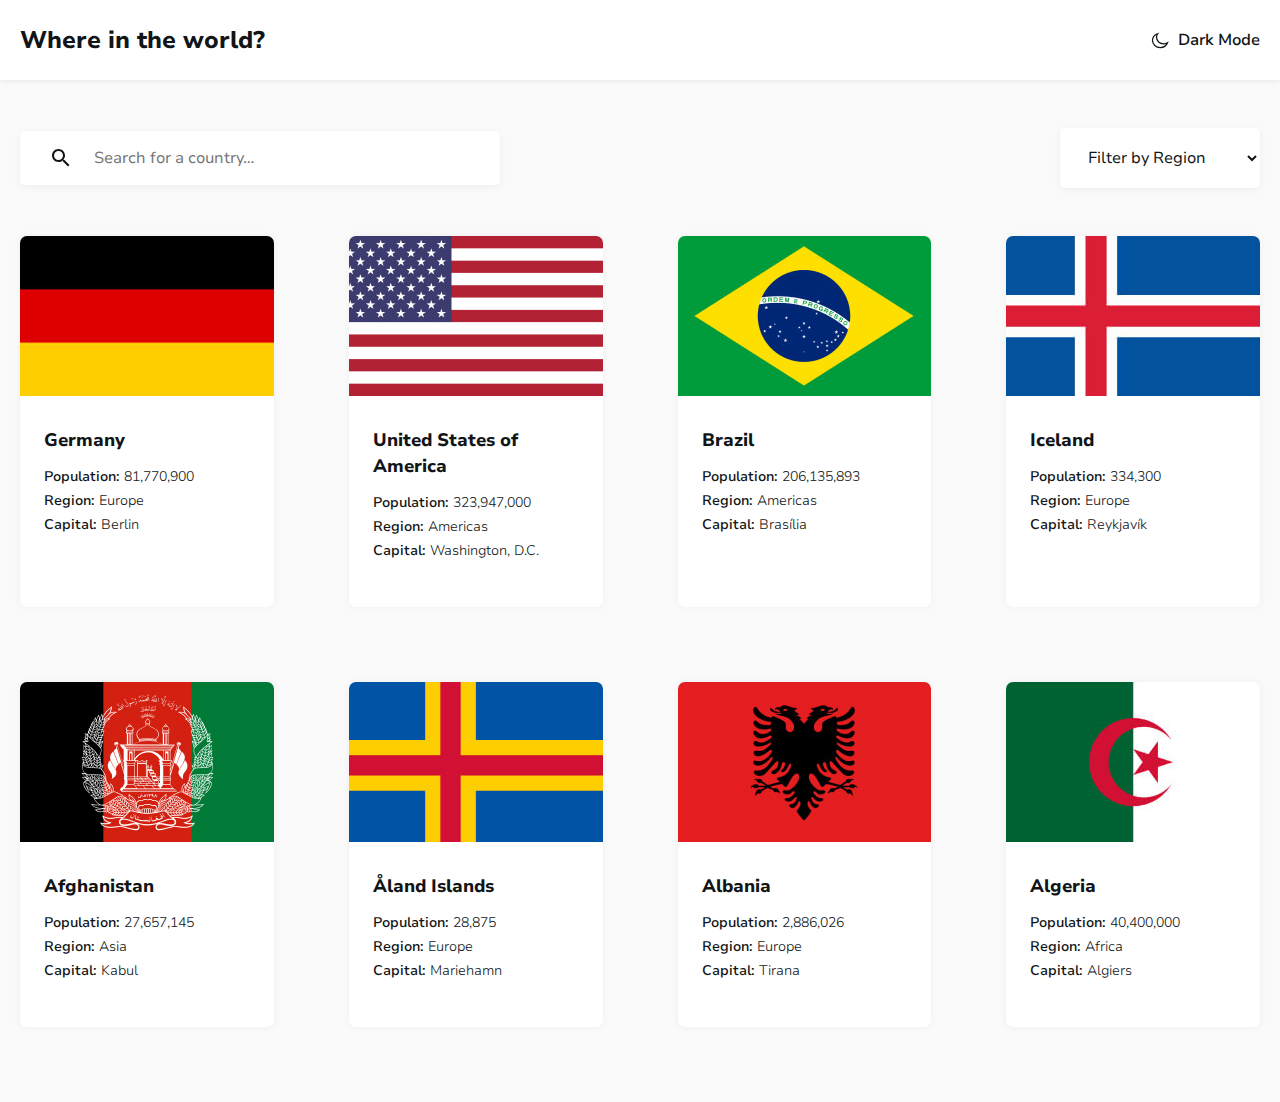
<file: index.html>
<!DOCTYPE html>
<html lang="en">
  <head>
    <meta charset="UTF-8">
    <meta name="viewport" content="width=device-width, initial-scale=1.0">
    <title>Countries</title>

    <!-- Stylesheets -->
    <!-- <link rel="stylesheet" href="css/normalize.css">
    <link rel="stylesheet" href="css/style.css"> -->
    <link rel="stylesheet" href="css/styles.min.css">
  </head>
  <body>
    <!-- SITE-HEADER -->
    <header class="site-header">
      <div class="site-header-container container">
        <a class="site-header-logo" href="index.html">Where in the world?</a>

        <button class="site-header-toggler" type="button">
          <span class="site-header-toggler-inner">
            <svg
              class="site-header-toggler-icon"
              xmlns="http://www.w3.org/2000/svg"
              width="20"
              height="20">
              <path
                fill="#fff"
                fill-rule="evenodd"
                stroke="currentColor"
                stroke-width="1.25"
                d="M13.553 13.815c-3.884 0-7.034-2.887-7.034-6.447 0-1.343.448-2.586 1.212-3.618-3.04.945-5.231 3.581-5.231 6.688 0 3.9 3.45 7.062 7.704 7.062 3.389 0 6.266-2.007 7.296-4.796a7.458 7.458 0 0 1-3.947 1.111Z"
                clip-rule="evenodd">
            </svg>

            <span class="site-header-toggler-text">Dark Mode</span>
          </span>
        </button>
      </div>
    </header>

    <!-- MAIN  -->
    <main class="main-content">
      <div class="container">
        <section>
          <!-- <h2>Filterlar</h2> -->
          <form class="filters"
            action="https://echo.htmlacademy.ru"
            method="GET">

            <div class="filters-search-wrapper">
              <svg class="filter-search-icon" xmlns="http://www.w3.org/2000/svg" width="18" height="18"><path fill="currentColor" fill-rule="evenodd" d="M12.5 11h-.8l-.3-.3c1-1.1 1.6-2.6 1.6-4.2C13 2.9 10.1 0 6.5 0S0 2.9 0 6.5 2.9 13 6.5 13c1.6 0 3.1-.6 4.2-1.6l.3.3v.8l5 5 1.5-1.5-5-5Zm-6 0C4 11 2 9 2 6.5S4 2 6.5 2 11 4 11 6.5 9 11 6.5 11Z" clip-rule="evenodd"/></svg>

            <input class="filters-search"
              type="search"
              name="search"
              placeholder="Search for a country…"
              aria-label="Country name"
              required>
            </div>

            <select class="filters-region" name="region" aria-label="Regions">
              <option selected disabled>Filter by Region</option>
              <option>Africa</option>
              <option>America</option>
              <option>Asia</option>
              <option>Europe</option>
              <option>Oceania</option>
            </select>
          </form>
        </section>

        <!-- INDEX COUNTRIES -->
        <section class="index-countries">
          <!-- <h2>Countries</h2> -->
          <ul class="index-countries-list">
            <li class="index-countries-item">
              <div class="index-country">
                <img
                  class="index-country-flag"
                  src="img/flag-germany.jpg"
                  alt="Germany flag"
                  width="264"
                  height="160"
                  srcset="img/flag-germany.jpg 1x, img/flag-germany@2x.jpg 2x">
                <div class="index-country-info">
                  <h3>
                    <a href="country.html"> Germany </a>
                  </h3>
                  <dl class="index-country-details">
                    <div class="index-country-details-item">
                      <dt>Population:</dt>
                      <dd>81,770,900</dd>
                    </div>
                    <div class="index-country-details-item">
                      <dt>Region:</dt>
                      <dd>Europe</dd>
                    </div>
                    <div class="index-country-details-item">
                      <dt>Capital:</dt>
                      <dd>Berlin</dd>
                    </div>
                  </dl>
                </div>
              </div>
            </li>

            <li class="index-countries-item">
              <div class="index-country">
                <img
                  class="index-country-flag"
                  src="img/flag-usa.jpg"
                  alt="USA flag"
                  width="264"
                  height="160"
                  srcset="img/flag-usa.jpg 1x, img/flag-usa@2x.jpg 2x">
                <div class="index-country-info">
                  <h3>
                    <a href="country.html"> United States of America </a>
                  </h3>
                  <dl class="index-country-details">
                    <div class="index-country-details-item">
                      <dt>Population:</dt>
                      <dd>323,947,000</dd>
                    </div>
                    <div class="index-country-details-item">
                      <dt>Region:</dt>
                      <dd>Americas</dd>
                    </div>
                    <div class="index-country-details-item">
                      <dt>Capital:</dt>
                      <dd>Washington, D.C.</dd>
                    </div>
                  </dl>
                </div>
              </div>
            </li>

            <li class="index-countries-item">
              <div class="index-country">
                <img
                  class="index-country-flag"
                  src="img/flag-brazil.jpg"
                  alt="Brazil flag"
                  width="264"
                  height="160"
                  srcset="img/flag-brazil.jpg 1x, img/flag-brazil@2x.jpg 2x">
                <div class="index-country-info">
                  <h3>
                    <a href="country.html"> Brazil </a>
                  </h3>
                  <dl class="index-country-details">
                    <div class="index-country-details-item">
                      <dt>Population:</dt>
                      <dd>206,135,893</dd>
                    </div>
                    <div class="index-country-details-item">
                      <dt>Region:</dt>
                      <dd>Americas</dd>
                    </div>
                    <div class="index-country-details-item">
                      <dt>Capital:</dt>
                      <dd>Brasília</dd>
                    </div>
                  </dl>
                </div>
              </div>
            </li>

            <li class="index-countries-item">
              <div class="index-country">
                <img
                  class="index-country-flag"
                  src="img/flag-iceland.jpg"
                  alt="Iceland flag"
                  width="264"
                  height="160"
                  srcset="img/flag-iceland.jpg 1x, img/flag-iceland@2x.jpg 2x">
                <div class="index-country-info">
                  <h3>
                    <a href="country.html"> Iceland </a>
                  </h3>
                  <dl class="index-country-details">
                    <div class="index-country-details-item">
                      <dt>Population:</dt>
                      <dd>334,300</dd>
                    </div>
                    <div class="index-country-details-item">
                      <dt>Region:</dt>
                      <dd>Europe</dd>
                    </div>
                    <div class="index-country-details-item">
                      <dt>Capital:</dt>
                      <dd>Reykjavík</dd>
                    </div>
                  </dl>
                </div>
              </div>
            </li>

            <li class="index-countries-item">
              <div class="index-country">
                <img
                  class="index-country-flag"
                  src="img/flag-afghanistan.jpg"
                  alt="Afghanistan flag"
                  width="264"
                  height="160"
                  srcset="
                    img/flag-afghanistan.jpg 1x, img/flag-afghanistan@2x.jpg 2x">
                <div class="index-country-info">
                  <h3>
                    <a href="country.html"> Afghanistan </a>
                  </h3>
                  <dl class="index-country-details">
                    <div class="index-country-details-item">
                      <dt>Population:</dt>
                      <dd>27,657,145</dd>
                    </div>
                    <div class="index-country-details-item">
                      <dt>Region:</dt>
                      <dd>Asia</dd>
                    </div>
                    <div class="index-country-details-item">
                      <dt>Capital:</dt>
                      <dd>Kabul</dd>
                    </div>
                  </dl>
                </div>
              </div>
            </li>

            <li class="index-countries-item">
              <div class="index-country">
                <img
                  class="index-country-flag"
                  src="img/flag-aland.jpg"
                  alt="Aland flag"
                  width="264"
                  height="160"
                  srcset="img/flag-aland.jpg 1x, img/flag-aland@2x.jpg 2x">
                <div class="index-country-info">
                  <h3>
                    <a href="country.html"> Åland Islands </a>
                  </h3>
                  <dl class="index-country-details">
                    <div class="index-country-details-item">
                      <dt>Population:</dt>
                      <dd>28,875</dd>
                    </div>
                    <div class="index-country-details-item">
                      <dt>Region:</dt>
                      <dd>Europe</dd>
                    </div>
                    <div class="index-country-details-item">
                      <dt>Capital:</dt>
                      <dd>Mariehamn</dd>
                    </div>
                  </dl>
                </div>
              </div>
            </li>

            <li class="index-countries-item">
              <div class="index-country">
                <img
                  class="index-country-flag"
                  src="img/flag-albania.jpg"
                  alt="Albania flag"
                  width="264"
                  height="160"
                  srcset="img/flag-albania.jpg 1x, img/flag-albania@2x.jpg 2x">
                <div class="index-country-info">
                  <h3>
                    <a href="country.html"> Albania </a>
                  </h3>
                  <dl class="index-country-details">
                    <div class="index-country-details-item">
                      <dt>Population:</dt>
                      <dd>2,886,026</dd>
                    </div>
                    <div class="index-country-details-item">
                      <dt>Region:</dt>
                      <dd>Europe</dd>
                    </div>
                    <div class="index-country-details-item">
                      <dt>Capital:</dt>
                      <dd>Tirana</dd>
                    </div>
                  </dl>
                </div>
              </div>
            </li>

            <li class="index-countries-item">
              <div class="index-country">
                <img
                  class="index-country-flag"
                  src="img/flag-algeria.jpg"
                  alt="Algeria flag"
                  width="264"
                  height="160"
                  srcset="img/flag-algeria.jpg 1x, img/flag-algeria@2x.jpg 2x">
                <div class="index-country-info">
                  <h3>
                    <a href="country.html"> Algeria </a>
                  </h3>
                  <dl class="index-country-details">
                    <div class="index-country-details-item">
                      <dt>Population:</dt>
                      <dd>40,400,000</dd>
                    </div>
                    <div class="index-country-details-item">
                      <dt>Region:</dt>
                      <dd>Africa</dd>
                    </div>
                    <div class="index-country-details-item">
                      <dt>Capital:</dt>
                      <dd>Algiers</dd>
                    </div>
                  </dl>
                </div>
              </div>
            </li>
          </ul>
        </section>
      </div>
    </main>

    <!-- INDEX COUNTRIES -->

    <script src="js/main.js"></script>
  </body>
</html>
</file>
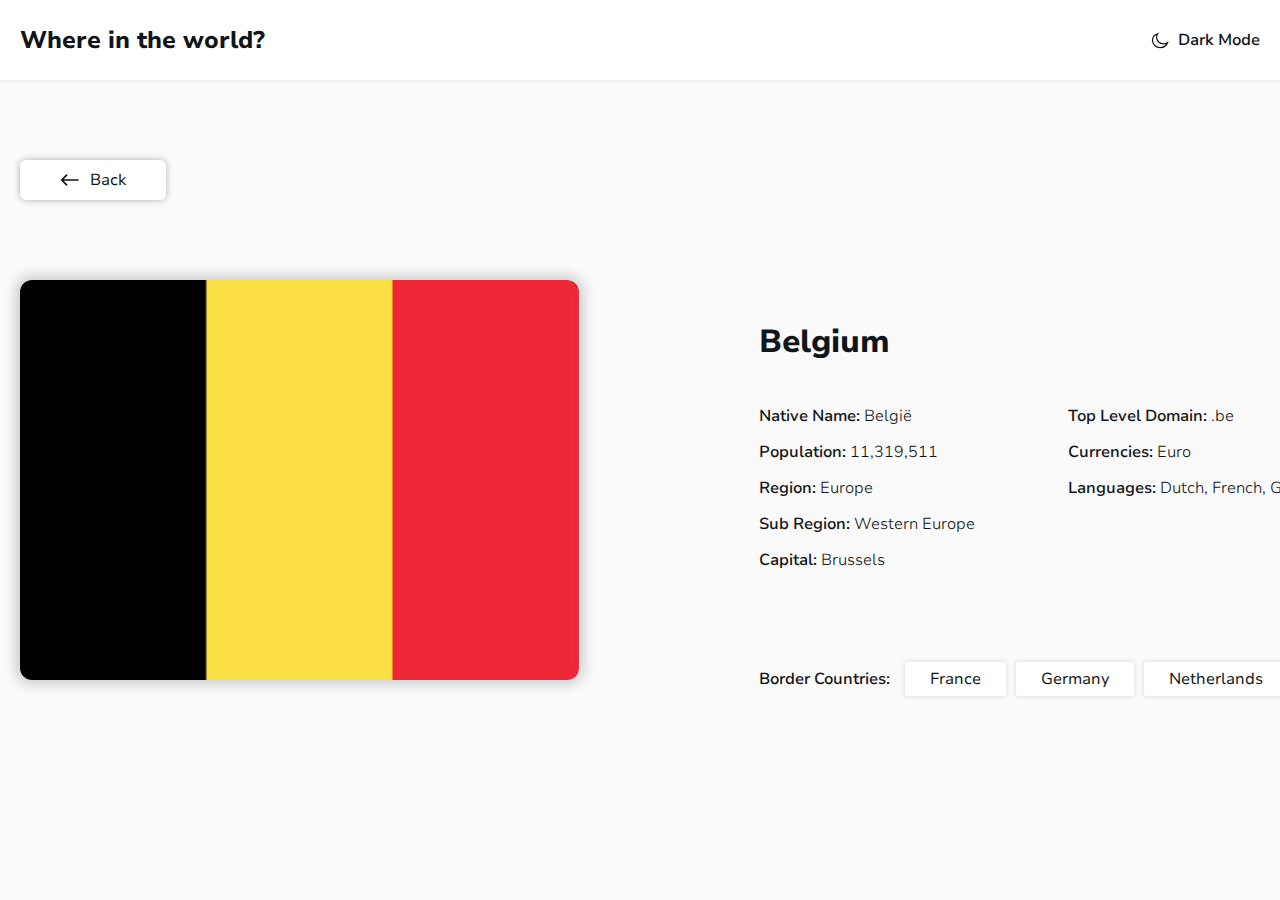
<file: country.html>
<!DOCTYPE html>
<html lang="en">
  <head>
    <meta charset="UTF-8">
    <meta name="viewport" content="width=device-width, initial-scale=1.0">
    <title>Countries</title>

    <!-- Stylesheets -->
    <!-- <link rel="stylesheet" href="css/normalize.css">
    <link rel="stylesheet" href="css/style.css"> -->
    <link rel="stylesheet" href="css/styles.min.css">
  </head>
  <body>
    <!-- SITE-HEADER -->
    <header class="site-header">
      <div class="site-header-container container">
        <a class="site-header-logo" href="index.html">Where in the world?</a>

        <button class="site-header-toggler" type="button">
          <span class="site-header-toggler-inner">
            <svg
              class="site-header-toggler-icon"
              xmlns="http://www.w3.org/2000/svg"
              width="20"
              height="20"
            >
              <path
                fill="#fff"
                fill-rule="evenodd"
                stroke="currentColor"
                stroke-width="1.25"
                d="M13.553 13.815c-3.884 0-7.034-2.887-7.034-6.447 0-1.343.448-2.586 1.212-3.618-3.04.945-5.231 3.581-5.231 6.688 0 3.9 3.45 7.062 7.704 7.062 3.389 0 6.266-2.007 7.296-4.796a7.458 7.458 0 0 1-3.947 1.111Z"
                clip-rule="evenodd"
              />
            </svg>

            <span class="site-header-toggler-text">Dark Mode</span>
          </span>
        </button>
      </div>
    </header>

    <!-- MAIN CONTENT -->
    <main class="main-content main-content-inner country-page">
      <div class="container">

        <div class="country-page-back-wrapper">
            <a class="country-page-back-link" href="index.html">
              <svg class="country-page-back-icon" xmlns="http://www.w3.org/2000/svg" width="20" height="20"><path fill="currentColor" fill-rule="evenodd" d="m6.464 4.107 1.179 1.179-3.89 3.889h14.85v1.65H3.753l3.89 3.889-1.179 1.179L.572 10l5.892-5.893Z" clip-rule="evenodd"/></svg>
              <span class="country-page-back-text">Back</span>
            </a>
        </div>

        <!-- COUNTRY PAGE FLAG INFO -->
        <div class="country-page-flag-info">
          <img class="country-page-flag" src="img/flag-belgium-big.jpg"
          alt="belgium flag"
          width="560"
          height="400"
          srcset="img/flag-belgium-big.jpg 1x, img/flag-belgium-big@2x.jpg 2x">

          <div class="country-page-info">
            <h1>Belgium</h1>
            <div class="country-page-dls-wrapper">

              <dl class="country-page-details">
                <div class="country-page-details-item">
                  <dt class="country-page-details-title">Native Name:</dt>
                  <dd class="country-page-details-value">België</dd>
                </div>

                <div class="country-page-details-item">
                  <dt class="country-page-details-title">Population:</dt>
                  <dd class="country-page-details-value">11,319,511</dd>
                </div>

                <div class="country-page-details-item">
                  <dt class="country-page-details-title">Region:</dt>
                  <dd class="country-page-details-value">Europe</dd>
                </div>

                <div class="country-page-details-item">
                  <dt class="country-page-details-title">Sub Region:</dt>
                  <dd class="country-page-details-value">Western Europe</dd>
                </div>

                <div class="country-page-details-item">
                  <dt class="country-page-details-title">Capital:</dt>
                  <dd class="country-page-details-value">Brussels</dd>
                </div>
              </dl>


              <dl class="country-page-details">
                <div class="country-page-details-item">
                  <dt class="country-page-details-title">Top Level Domain:</dt>
                  <dd class="country-page-details-value">.be</dd>
                </div>

                <div class="country-page-details-item">
                  <dt class="country-page-details-title">Currencies:</dt>
                  <dd class="country-page-details-value">Euro</dd>
                </div>

                <div class="country-page-details-item">
                  <dt class="country-page-details-title">Languages:</dt>
                  <dd class="country-page-details-value">Dutch, French, German</dd>
                </div>
              </dl>
            </div>

            <section class="country-page-border-countries">
              <h2>Border Countries:</h2>
              <div class="country-page-border-countries-list">
                <a href="country.html">France </a>
                <a href="country.html">Germany </a>
                <a href="country.html">Netherlands </a>
              </div>
            </section>

          </div>
        </div>

      </div>
    </main>

    <!-- INDEX COUNTRIES -->

    <script src="js/main.js"></script>
  </body>
</html>
</file>
<file: css/style.css>
:root {
  --bg-body: #fafafa;
  --bg-element: #fff;
  --text-color: #111517;
}

/* FONTS */
@font-face {
  font-family: "Nunito Sans 10pt";
  src: url("../fonts/NunitoSans10pt-ExtraBold.woff2") format("woff2"),
    url("../fonts/NunitoSans10pt-ExtraBold.woff") format("woff");
  font-weight: bold;
  font-style: normal;
  font-display: swap;
}

@font-face {
  font-family: "Nunito Sans 10pt";
  src: url("../fonts/NunitoSans10pt-Regular.woff2") format("woff2"),
    url("../fonts/NunitoSans10pt-Regular.woff") format("woff");
  font-weight: normal;
  font-style: normal;
  font-display: swap;
}

@font-face {
  font-family: "Nunito Sans 10pt";
  src: url("../fonts/NunitoSans10pt-Light.woff2") format("woff2"),
    url("../fonts/NunitoSans10pt-Light.woff") format("woff");
  font-weight: 300;
  font-style: normal;
  font-display: swap;
}

@font-face {
  font-family: "Nunito Sans 10pt";
  src: url("../fonts/NunitoSans10pt-SemiBold.woff2") format("woff2"),
    url("../fonts/NunitoSans10pt-SemiBold.woff") format("woff");
  font-weight: 600;
  font-style: normal;
  font-display: swap;
}

/* GLOBAL */
html {
  box-sizing: border-box;
  height: 100%;
  scroll-behavior: smooth;
}

*,
*::before,
*::after {
  box-sizing: inherit;
}

body {
  display: flex;
  flex-direction: column;
  height: 100%;
  padding: 0;
  margin: 0;
  font-family: "Nunito Sans 10pt", "Arial", sans-serif;
  font-size: 16px;
  line-height: 1.5;
  background-color: var(--bg-body);
  color: var(--text-color);
  transition: background-color 0.4s ease, color 0.4s ease;
}

img {
  max-width: 100%;
  height: auto;
}

a {
  text-decoration: none;
}

/* DARK MODE */
.dark-mode {
  --bg-body: #202c36;
  --bg-element: #2b3844;
  --text-color: #fff;
}

/* CONTAINER */
.container {
  width: 100%;
  max-width: 1320px;
  padding-left: 20px;
  padding-right: 20px;
  margin-left: auto;
  margin-right: auto;
}

/* MAIN-CONTENT */
.main-content {
  flex-grow: 1;
  padding-top: 48px;
  padding-bottom: 48px;
}

.main-content-inner {
  padding-top: 80px;
}

/* SITE-HEADER */
.site-header {
  padding-top: 24px;
  padding-bottom: 24px;
  background-color: var(--bg-element);
  box-shadow: 0px 2px 4px 0px rgba(0, 0, 0, 0.06);
}

.site-header-container {
  display: flex;
  justify-content: space-between;
  align-items: center;
}

.site-header-logo {
  font-size: 24px;
  line-height: normal;
  font-weight: 800;
  color: var(--text-color);
}

.site-header-logo:hover {
  opacity: 0.8;
}

.site-header-logo:active {
  opacity: 0.6;
}

.site-header-toggler {
  padding: 0;
  border: 0;
  background-color: transparent;
  cursor: pointer;
  color: var(--text-color);
}

.site-header-toggler:hover {
  opacity: 0.8;
}

.site-header-toggler:active {
  opacity: 0.6;
}

.site-header-toggler-inner {
  display: flex;
  align-items: center;
}

.site-header-toggler-text {
  margin-left: 8px;
  font-size: 16px;
  line-height: 22px;
  font-weight: 600;
}

/* FILTERS */
.filters {
  display: flex;
  justify-content: space-between;
  align-items: center;
  margin-bottom: 48px;
}

.filters-search-wrapper {
  position: relative;
}

.filter-search-icon {
  position: absolute;
  top: 50%;
  left: 32px;
  transform: translateY(-50%);
  color: var(--text-color);
  pointer-events: none;
}

.filters-search {
  min-width: 480px;
  border: 0;
  border-radius: 5px;
  padding: 18px 74px;
  box-shadow: 0px 2px 9px 0px rgba(0, 0, 0, 0.05);
  color: var(--text-color);
  background-color: var(--bg-element);
}

.filters-region {
  min-width: 200px;
  border: 0;
  border-radius: 5px;
  padding: 18px 24px;
  box-shadow: 0px 2px 9px 0px rgba(0, 0, 0, 0.05);
  color: var(--text-color);
  background-color: var(--bg-element);
}

/* INDEX COUNTRIES */
.index-countries-list {
  padding: 0;
  margin: 0;
  margin-left: -75px;
  margin-bottom: -75px;
  list-style: none;
  display: flex;
  flex-wrap: wrap;
}

.index-countries-item {
  width: calc(25% - 75px);
  margin-left: 75px;
  margin-bottom: 75px;
  display: flex;
}

/* INDEX COUNTRY */
.index-country {
  border-radius: 7px;
  background-color: var(--bg-element);
  color: var(--text-color);
  overflow: hidden;
  box-shadow: 0px 0px 7px 2px rgba(0, 0, 0, 0.03);
}

.index-country-flag {
  width: 100%;
  height: 160px;
  object-fit: cover;
}

.index-country-info {
  padding: 24px 24px 48px;
}

.index-country-info h3 {
  margin-top: 0;
  margin-bottom: 16px;
  font-size: 18px;
  font-weight: 800;
  line-height: 26px;
}

.index-country-info h3 a {
  color: var(--text-color);
}

.index-country-details {
  margin: 0;
}

.index-country-details-item {
  display: flex;
  flex-wrap: wrap;
}

.index-country-details-item:not(:last-child) {
  margin-bottom: 8px;
}

.index-country-details-item dt {
  font-size: 14px;
  font-weight: 600;
  line-height: 16px;
}

.index-country-details-item dd {
  margin-left: 4px;
  font-size: 14px;
  font-weight: 300;
  line-height: 16px;
}


/* COUNTRY-PAGE  */
.country-page-back-wrapper {
  margin-bottom: 80px;
}

.country-page-back-link {
  display: inline-flex;
  align-items: center;
  padding: 10px 40px;
  border-radius: 6px;
  color: var(--text-color);
  background-color: var(--bg-element);
  box-shadow: 0px 0px 7px 0px rgba(0, 0, 0, 0.3);
}

.country-page-back-link:hover {
  opacity: 0.8;
}

.country-page-back-link:active {
  opacity: 0.6;
}

.country-page-back-icon {
  width: 20px;
  height: 20px;
  margin-right: 10px;
}

.country-page-back-text {
  font-size: 16px;
  line-height: 20px;
}

/* COUNTRY PAGE INFO  */
.country-page-flag-info {
  display: flex;
}

.country-page-flag {
  width: 560px;
  height: 400px;
  object-fit: cover;
  margin-right: 140px;
  border-radius: 12px;
  box-shadow: 0px 0px 14px 4px rgba(0, 0, 0, 0.2);
}

.country-page-info {
  min-width: 650px;
  padding: 40px;
}

.country-page-info h1 {
  font-size: 32px;
  font-weight: 800;
  line-height: 44px;
  margin-top: 0;
  margin-bottom: 24px;
}

.country-page-dls-wrapper {
  display: flex;
  justify-content: space-between;
  margin-bottom: 70px;
}

.country-page-details-item {
  display: flex;
}

.country-page-details-item:not(:last-child) {
  margin-bottom: 12px;
}

.country-page-details-title {
  font-weight: 600;
  margin-right: 4px;
}

.country-page-details-value {
  font-weight: 300;
  margin: 0;
}

.country-page-border-countries {
  display: flex;
  align-items: center;
}

.country-page-border-countries h2 {
  margin-top: 0;
  margin-bottom: 0;
  margin-right: 15px;
  font-weight: 600;
  line-height: 20px;
  font-size: 16px;
}

.country-page-border-countries-list {
  display: flex;
  flex-wrap: wrap;
}

.country-page-border-countries-list a {
  min-width: 96px;
  padding: 5px 25px;
  border-radius: 2px;
  margin-top: 4px;
  margin-bottom: 4px;
  color: var(--text-color);
  background-color: var(--bg-element);
  box-shadow: 0px 0px 4px 1px rgba(0, 0, 0, 0.1);
  text-align: center;
  transition: background-color 0.4s ease, color 0.4 ease;
}

.country-page-border-countries-list a:hover {
  opacity: 0.8;
}

.country-page-border-countries-list a:active {
  opacity: 0.6;
}

.country-page-border-countries-list a:not(:last-child) {
  margin-right: 10px;
}
</file>
<file: css/styles.min.css>
/*! normalize.css v8.0.1 | MIT License | github.com/necolas/normalize.css */button,hr,input{overflow:visible}img,legend{max-width:100%}progress,sub,sup{vertical-align:baseline}.site-header-container,body{display:-webkit-box;display:-ms-flexbox}body,html{height:100%}.filters-search-wrapper,sub,sup{position:relative}html{line-height:1.15;-webkit-text-size-adjust:100%}details,main{display:block}h1{font-size:2em;margin:.67em 0}hr{-webkit-box-sizing:content-box;box-sizing:content-box;height:0}[type=checkbox],[type=radio],legend{-webkit-box-sizing:border-box;padding:0}code,kbd,pre,samp{font-family:monospace,monospace;font-size:1em}a{background-color:transparent;text-decoration:none}abbr[title]{border-bottom:none;text-decoration:underline;-webkit-text-decoration:underline dotted;text-decoration:underline dotted}b,strong{font-weight:bolder}small{font-size:80%}sub,sup{font-size:75%;line-height:0}sub{bottom:-.25em}sup{top:-.5em}img{border-style:none;height:auto}button,input,optgroup,select,textarea{font-family:inherit;font-size:100%;line-height:1.15;margin:0}button,select{text-transform:none}[type=button],[type=reset],[type=submit],button{-webkit-appearance:button}[type=button]::-moz-focus-inner,[type=reset]::-moz-focus-inner,[type=submit]::-moz-focus-inner,button::-moz-focus-inner{border-style:none;padding:0}[type=button]:-moz-focusring,[type=reset]:-moz-focusring,[type=submit]:-moz-focusring,button:-moz-focusring{outline:ButtonText dotted 1px}fieldset{padding:.35em .75em .625em}legend{box-sizing:border-box;color:inherit;display:table;white-space:normal}.site-header-logo,body{color:var(--text-color)}textarea{overflow:auto}[type=checkbox],[type=radio]{box-sizing:border-box}[type=number]::-webkit-inner-spin-button,[type=number]::-webkit-outer-spin-button{height:auto}[type=search]{-webkit-appearance:textfield;outline-offset:-2px}[type=search]::-webkit-search-decoration{-webkit-appearance:none}::-webkit-file-upload-button{-webkit-appearance:button;font:inherit}summary{display:list-item}[hidden],template{display:none}:root{--bg-body:#fafafa;--bg-element:#fff;--text-color:#111517}@font-face{font-family:"Nunito Sans 10pt";src:url("../fonts/NunitoSans10pt-ExtraBold.woff2") format("woff2"),url("../fonts/NunitoSans10pt-ExtraBold.woff") format("woff");font-weight:700;font-style:normal;font-display:swap}@font-face{font-family:"Nunito Sans 10pt";src:url("../fonts/NunitoSans10pt-Regular.woff2") format("woff2"),url("../fonts/NunitoSans10pt-Regular.woff") format("woff");font-weight:400;font-style:normal;font-display:swap}@font-face{font-family:"Nunito Sans 10pt";src:url("../fonts/NunitoSans10pt-Light.woff2") format("woff2"),url("../fonts/NunitoSans10pt-Light.woff") format("woff");font-weight:300;font-style:normal;font-display:swap}@font-face{font-family:"Nunito Sans 10pt";src:url("../fonts/NunitoSans10pt-SemiBold.woff2") format("woff2"),url("../fonts/NunitoSans10pt-SemiBold.woff") format("woff");font-weight:600;font-style:normal;font-display:swap}html{-webkit-box-sizing:border-box;box-sizing:border-box;scroll-behavior:smooth}*,::after,::before{-webkit-box-sizing:inherit;box-sizing:inherit}body{display:flex;-webkit-box-orient:vertical;-webkit-box-direction:normal;-ms-flex-direction:column;flex-direction:column;padding:0;margin:0;font-family:"Nunito Sans 10pt",Arial,sans-serif;font-size:16px;line-height:1.5;background-color:var(--bg-body);-webkit-transition:background-color .4s,color .4s;-o-transition:background-color .4s,color .4s;transition:background-color .4s,color .4s}.dark-mode{--bg-body:#202c36;--bg-element:#2b3844;--text-color:#fff}.container{width:100%;max-width:1320px;padding-left:20px;padding-right:20px;margin-left:auto;margin-right:auto}.main-content{-webkit-box-flex:1;-ms-flex-positive:1;flex-grow:1;padding-top:48px;padding-bottom:48px}.main-content-inner{padding-top:80px}.site-header{padding-top:24px;padding-bottom:24px;background-color:var(--bg-element);-webkit-box-shadow:0 2px 4px 0 rgba(0,0,0,.06);box-shadow:0 2px 4px 0 rgba(0,0,0,.06)}.site-header-container{display:flex;-webkit-box-pack:justify;-ms-flex-pack:justify;justify-content:space-between;-webkit-box-align:center;-ms-flex-align:center;align-items:center}.site-header-logo{font-size:24px;line-height:normal;font-weight:800}.country-page-back-link:hover,.country-page-border-countries-list a:hover,.site-header-logo:hover,.site-header-toggler:hover{opacity:.8}.country-page-back-link:active,.country-page-border-countries-list a:active,.site-header-logo:active,.site-header-toggler:active{opacity:.6}.site-header-toggler{padding:0;border:0;background-color:transparent;cursor:pointer;color:var(--text-color)}.country-page-back-link,.country-page-border-countries-list a,.filters-region,.filters-search,.index-country{color:var(--text-color);background-color:var(--bg-element)}.country-page-border-countries,.site-header-toggler-inner{display:-webkit-box;display:-ms-flexbox;display:flex;-webkit-box-align:center;-ms-flex-align:center;align-items:center}.site-header-toggler-text{margin-left:8px;font-size:16px;line-height:22px;font-weight:600}.filters{display:-webkit-box;display:-ms-flexbox;display:flex;-webkit-box-pack:justify;-ms-flex-pack:justify;justify-content:space-between;-webkit-box-align:center;-ms-flex-align:center;align-items:center;margin-bottom:48px}.filter-search-icon{position:absolute;top:50%;left:32px;-webkit-transform:translateY(-50%);-ms-transform:translateY(-50%);transform:translateY(-50%);color:var(--text-color);pointer-events:none}.filters-search{min-width:480px;border:0;border-radius:5px;padding:18px 74px;-webkit-box-shadow:0 2px 9px 0 rgba(0,0,0,.05);box-shadow:0 2px 9px 0 rgba(0,0,0,.05)}.filters-region{min-width:200px;border:0;border-radius:5px;padding:18px 24px;-webkit-box-shadow:0 2px 9px 0 rgba(0,0,0,.05);box-shadow:0 2px 9px 0 rgba(0,0,0,.05)}.index-countries-list{padding:0;margin:0 0 -75px -75px;list-style:none;display:-webkit-box;display:-ms-flexbox;display:flex;-ms-flex-wrap:wrap;flex-wrap:wrap}.index-countries-item{width:calc(25% - 75px);margin-left:75px;margin-bottom:75px;display:-webkit-box;display:-ms-flexbox;display:flex}.index-country{border-radius:7px;overflow:hidden;-webkit-box-shadow:0 0 7px 2px rgba(0,0,0,.03);box-shadow:0 0 7px 2px rgba(0,0,0,.03)}.index-country-flag{width:100%;height:160px;-o-object-fit:cover;object-fit:cover}.index-country-info{padding:24px 24px 48px}.index-country-info h3{margin-top:0;margin-bottom:16px;font-size:18px;font-weight:800;line-height:26px}.index-country-info h3 a{color:var(--text-color)}.index-country-details{margin:0}.country-page-border-countries-list,.index-country-details-item{display:-webkit-box;display:-ms-flexbox;display:flex;-ms-flex-wrap:wrap;flex-wrap:wrap}.index-country-details-item:not(:last-child){margin-bottom:8px}.index-country-details-item dt{font-size:14px;font-weight:600;line-height:16px}.index-country-details-item dd{margin-left:4px;font-size:14px;font-weight:300;line-height:16px}.country-page-back-wrapper{margin-bottom:80px}.country-page-back-link{display:-webkit-inline-box;display:-ms-inline-flexbox;display:inline-flex;-webkit-box-align:center;-ms-flex-align:center;align-items:center;padding:10px 40px;border-radius:6px;-webkit-box-shadow:0 0 7px 0 rgba(0,0,0,.3);box-shadow:0 0 7px 0 rgba(0,0,0,.3)}.country-page-back-icon{width:20px;height:20px;margin-right:10px}.country-page-back-text{font-size:16px;line-height:20px}.country-page-details-item,.country-page-flag-info{display:-webkit-box;display:-ms-flexbox;display:flex}.country-page-flag{width:560px;height:400px;-o-object-fit:cover;object-fit:cover;margin-right:140px;border-radius:12px;-webkit-box-shadow:0 0 14px 4px rgba(0,0,0,.2);box-shadow:0 0 14px 4px rgba(0,0,0,.2)}.country-page-info{min-width:650px;padding:40px}.country-page-info h1{font-size:32px;font-weight:800;line-height:44px;margin-top:0;margin-bottom:24px}.country-page-dls-wrapper{display:-webkit-box;display:-ms-flexbox;display:flex;-webkit-box-pack:justify;-ms-flex-pack:justify;justify-content:space-between;margin-bottom:70px}.country-page-details-item:not(:last-child){margin-bottom:12px}.country-page-details-title{font-weight:600;margin-right:4px}.country-page-details-value{font-weight:300;margin:0}.country-page-border-countries h2{margin-top:0;margin-bottom:0;margin-right:15px;font-weight:600;line-height:20px;font-size:16px}.country-page-border-countries-list a{min-width:96px;padding:5px 25px;border-radius:2px;margin-top:4px;margin-bottom:4px;-webkit-box-shadow:0 0 4px 1px rgba(0,0,0,.1);box-shadow:0 0 4px 1px rgba(0,0,0,.1);text-align:center}.country-page-border-countries-list a:not(:last-child){margin-right:10px}
</file>
